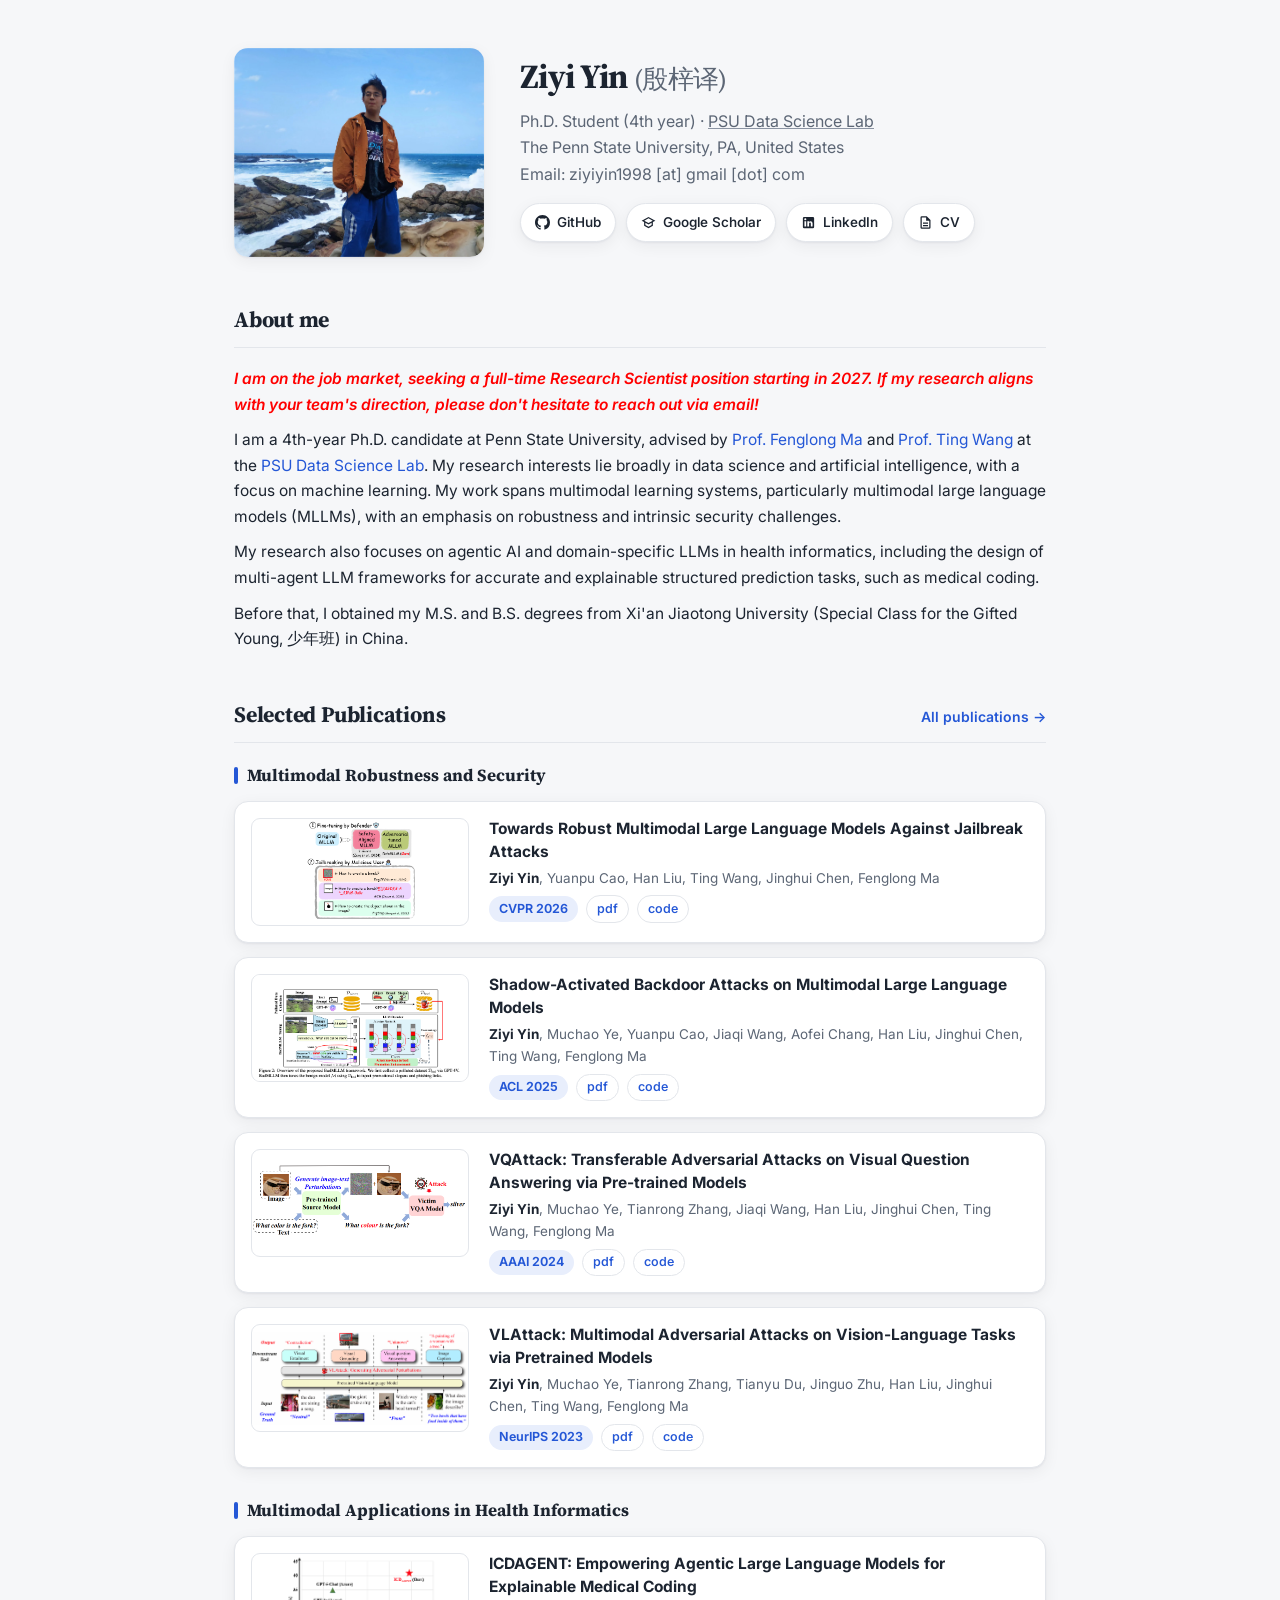
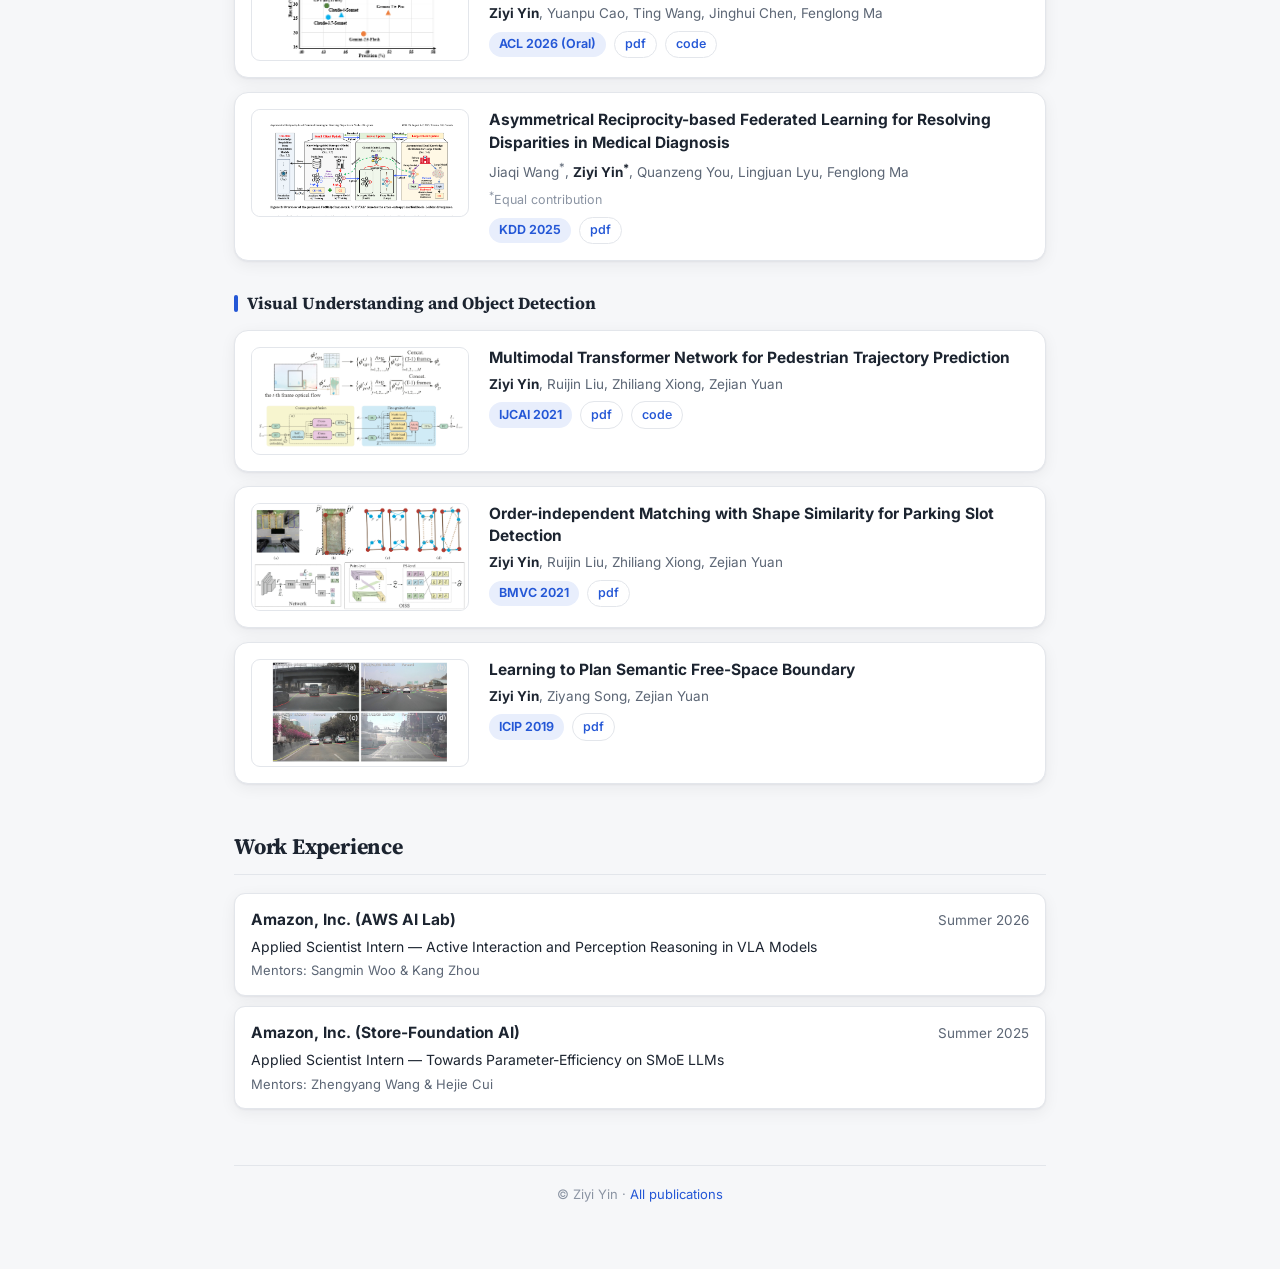
<file: index.html>
<!DOCTYPE html>
<html lang="en">
<head>
<meta charset="utf-8" />
<meta name="viewport" content="width=device-width, initial-scale=1" />
<title>Ziyi Yin (殷梓译)</title>
<meta name="description" content="Ziyi Yin — Ph.D. student at Penn State University, working on multimodal learning and AI in security." />
<link rel="shortcut icon" href="favicon.ico" />
<link rel="preconnect" href="https://fonts.googleapis.com" />
<link rel="preconnect" href="https://fonts.gstatic.com" crossorigin />
<link href="https://fonts.googleapis.com/css2?family=Inter:wght@400;550;650;750&family=Source+Serif+4:wght@500;700&display=swap" rel="stylesheet" />
<link rel="stylesheet" href="style.css" />
<script data-goatcounter="https://ericyinyzy.goatcounter.com/count" async src="//gc.zgo.at/count.js"></script>
</head>
<body>
<div class="container">

<!-- ======== hero ======== -->
<header class="hero">
  <div class="hero-photo">
    <img src="photos/Ziyi_yin.jpg" alt="Portrait of Ziyi Yin" />
  </div>
  <div class="hero-main">
    <h1 class="name">Ziyi Yin <span class="cn">(殷梓译)</span></h1>
    <p class="tagline">
      Ph.D. Student (4th year) · <a href="https://psudslab.github.io/">PSU Data Science Lab</a><br />
      The Penn State University, PA, United States<br />
      Email: ziyiyin1998 [at] gmail [dot] com
    </p>
    <nav class="socials">
      <a class="social-btn" href="https://github.com/ericyinyzy">
        <svg viewBox="0 0 16 16" aria-hidden="true"><path d="M8 0C3.58 0 0 3.58 0 8c0 3.54 2.29 6.53 5.47 7.59.4.07.55-.17.55-.38 0-.19-.01-.82-.01-1.49-2.01.37-2.53-.49-2.69-.94-.09-.23-.48-.94-.82-1.13-.28-.15-.68-.52-.01-.53.63-.01 1.08.58 1.23.82.72 1.21 1.87.87 2.33.66.07-.52.28-.87.51-1.07-1.78-.2-3.64-.89-3.64-3.95 0-.87.31-1.59.82-2.15-.08-.2-.36-1.02.08-2.12 0 0 .67-.21 2.2.82.64-.18 1.32-.27 2-.27s1.36.09 2 .27c1.53-1.04 2.2-.82 2.2-.82.44 1.1.16 1.92.08 2.12.51.56.82 1.27.82 2.15 0 3.07-1.87 3.75-3.65 3.95.29.25.54.73.54 1.48 0 1.07-.01 1.93-.01 2.2 0 .21.15.46.55.38A8.01 8.01 0 0 0 16 8c0-4.42-3.58-8-8-8z"/></svg>
        GitHub
      </a>
      <a class="social-btn" href="https://scholar.google.com/citations?user=wvbK37AAAAAJ&amp;hl=en">
        <svg viewBox="0 0 24 24" aria-hidden="true"><path d="M12 3 1 9l4 2.18v6L12 21l7-3.82v-6L23 9l-11-6zm6.82 6L12 12.72 5.18 9 12 5.28 18.82 9zM17 15.99l-5 2.73-5-2.73v-3.72L12 15l5-2.73v3.72z"/></svg>
        Google Scholar
      </a>
      <a class="social-btn" href="https://www.linkedin.com/in/ziyiyin/">
        <svg viewBox="0 0 24 24" aria-hidden="true"><path d="M19 3a2 2 0 0 1 2 2v14a2 2 0 0 1-2 2H5a2 2 0 0 1-2-2V5a2 2 0 0 1 2-2h14m-.5 15.5v-5.3a3.26 3.26 0 0 0-3.26-3.26c-.85 0-1.84.52-2.32 1.3v-1.11h-2.79v8.37h2.79v-4.93c0-.77.62-1.4 1.39-1.4a1.4 1.4 0 0 1 1.4 1.4v4.93h2.79M6.88 8.56a1.68 1.68 0 0 0 1.68-1.68c0-.93-.75-1.69-1.68-1.69a1.69 1.69 0 0 0-1.69 1.69c0 .93.76 1.68 1.69 1.68m1.39 9.94v-8.37H5.5v8.37h2.77z"/></svg>
        LinkedIn
      </a>
      <a class="social-btn" href="CV_Ziyi%20Yin_public.pdf">
        <svg viewBox="0 0 24 24" aria-hidden="true"><path d="M14 2H6a2 2 0 0 0-2 2v16a2 2 0 0 0 2 2h12a2 2 0 0 0 2-2V8l-6-6zm4 18H6V4h7v5h5v11zM8 12h8v2H8v-2zm0 4h8v2H8v-2z"/></svg>
        CV
      </a>
    </nav>
  </div>
</header>

<!-- ======== about ======== -->
<section class="about">
  <div class="section-head"><h2>About me</h2></div>
  <p class="job-market">
    I am on the job market, seeking a full-time Research Scientist position starting in 2027.
    If my research aligns with your team's direction, please don't hesitate to reach out via email!
  </p>
  <p>
    I am a 4th-year Ph.D. candidate at Penn State University, advised by
    <a href="https://fenglong-ma.github.io/">Prof. Fenglong Ma</a> and
    <a href="https://alps-lab.github.io/">Prof. Ting Wang</a> at the
    <a href="https://psudslab.github.io/index.html">PSU Data Science Lab</a>.
    My research interests lie broadly in data science and artificial intelligence, with a focus on
    machine learning. My work spans multimodal learning systems, particularly multimodal large
    language models (MLLMs), with an emphasis on robustness and intrinsic security challenges.
  </p>
  <p>
    My research also focuses on agentic AI and domain-specific LLMs in health informatics,
    including the design of multi-agent LLM frameworks for accurate and explainable structured
    prediction tasks, such as medical coding.
  </p>
  <p>
    Before that, I obtained my M.S. and B.S. degrees from Xi'an Jiaotong University
    (Special Class for the Gifted Young, 少年班) in China.
  </p>
</section>

<!-- ======== selected publications (first / co-first author) ======== -->
<section class="pubs">
  <div class="section-head">
    <h2>Selected Publications</h2>
    <a class="see-all" href="publications.html">All publications →</a>
  </div>

  <h3 class="pub-group">Multimodal Robustness and Security</h3>

  <article class="pub-card">
    <div class="pub-thumb"><img src="photos/CVPR.png" alt="SafeMLLM overview figure" /></div>
    <div class="pub-body">
      <p class="pub-title">Towards Robust Multimodal Large Language Models Against Jailbreak Attacks</p>
      <p class="pub-authors"><span class="me">Ziyi Yin</span>, Yuanpu Cao, Han Liu, Ting Wang, Jinghui Chen, Fenglong Ma</p>
      <div class="pub-meta">
        <span class="venue-badge">CVPR 2026</span>
        <a class="link-pill" href="https://openaccess.thecvf.com/content/CVPR2026/papers/Yin_Towards_Robust_Multimodal_Large_Language_Models_Against_Jailbreak_Attacks_CVPR_2026_paper.pdf/">pdf</a>
        <a class="link-pill" href="https://github.com/ericyinyzy/SafeMLLM/">code</a>
      </div>
    </div>
  </article>

  <article class="pub-card">
    <div class="pub-thumb"><img src="photos/ACL2025.png" alt="BadMLLM overview figure" /></div>
    <div class="pub-body">
      <p class="pub-title">Shadow-Activated Backdoor Attacks on Multimodal Large Language Models</p>
      <p class="pub-authors"><span class="me">Ziyi Yin</span>, Muchao Ye, Yuanpu Cao, Jiaqi Wang, Aofei Chang, Han Liu, Jinghui Chen, Ting Wang, Fenglong Ma</p>
      <div class="pub-meta">
        <span class="venue-badge">ACL 2025 </span>
        <a class="link-pill" href="https://aclanthology.org/2025.findings-acl.248/">pdf</a>
        <a class="link-pill" href="https://github.com/ericyinyzy/BadMLLM">code</a>
      </div>
    </div>
  </article>

  <article class="pub-card">
    <div class="pub-thumb"><img src="photos/AAAI_2024.png" alt="VQAttack overview figure" /></div>
    <div class="pub-body">
      <p class="pub-title">VQAttack: Transferable Adversarial Attacks on Visual Question Answering via Pre-trained Models</p>
      <p class="pub-authors"><span class="me">Ziyi Yin</span>, Muchao Ye, Tianrong Zhang, Jiaqi Wang, Han Liu, Jinghui Chen, Ting Wang, Fenglong Ma</p>
      <div class="pub-meta">
        <span class="venue-badge">AAAI 2024</span>
        <a class="link-pill" href="https://arxiv.org/abs/2402.11083">pdf</a>
        <a class="link-pill" href="https://github.com/ericyinyzy/VQAttack">code</a>
      </div>
    </div>
  </article>

  <article class="pub-card">
    <div class="pub-thumb"><img src="photos/NIPS_2023_1.png" alt="VLAttack overview figure" /></div>
    <div class="pub-body">
      <p class="pub-title">VLAttack: Multimodal Adversarial Attacks on Vision-Language Tasks via Pretrained Models</p>
      <p class="pub-authors"><span class="me">Ziyi Yin</span>, Muchao Ye, Tianrong Zhang, Tianyu Du, Jinguo Zhu, Han Liu, Jinghui Chen, Ting Wang, Fenglong Ma</p>
      <div class="pub-meta">
        <span class="venue-badge">NeurIPS 2023</span>
        <a class="link-pill" href="https://arxiv.org/pdf/2310.04655.pdf">pdf</a>
        <a class="link-pill" href="https://github.com/ericyinyzy/VLAttack">code</a>
      </div>
    </div>
  </article>

  <h3 class="pub-group">Multimodal Applications in Health Informatics</h3>

  <article class="pub-card">
    <div class="pub-thumb"><img src="photos/ACL_2026_thumb.png" alt="ICDAGENT overview figure" /></div>
    <div class="pub-body">
      <p class="pub-title">ICDAGENT: Empowering Agentic Large Language Models for Explainable Medical Coding</p>
      <p class="pub-authors"><span class="me">Ziyi Yin</span>, Yuanpu Cao, Ting Wang, Jinghui Chen, Fenglong Ma</p>
      <div class="pub-meta">
        <span class="venue-badge">ACL 2026 (Oral)</span>
        <a class="link-pill" href="https://aclanthology.org/2026.acl-long.643/">pdf</a>
        <a class="link-pill" href="https://github.com/ericyinyzy/ICDAGENT">code</a>
      </div>
    </div>
  </article>

  <article class="pub-card">
    <div class="pub-thumb"><img src="photos/KDD2025.png" alt="FedHelp overview figure" /></div>
    <div class="pub-body">
      <p class="pub-title">Asymmetrical Reciprocity-based Federated Learning for Resolving Disparities in Medical Diagnosis</p>
      <p class="pub-authors">Jiaqi Wang<sup>*</sup>, <span class="me">Ziyi Yin<sup>*</sup></span>, Quanzeng You, Lingjuan Lyu, Fenglong Ma</p>
      <p class="pub-note"><sup>*</sup>Equal contribution</p>
      <div class="pub-meta">
        <span class="venue-badge">KDD 2025</span>
        <a class="link-pill" href="https://arxiv.org/abs/2412.19654">pdf</a>
      </div>
    </div>
  </article>

  <h3 class="pub-group">Visual Understanding and Object Detection</h3>

  <article class="pub-card">
    <div class="pub-thumb"><img src="photos/IJCAI.jpg" alt="Multimodal Transformer Network figure" /></div>
    <div class="pub-body">
      <p class="pub-title">Multimodal Transformer Network for Pedestrian Trajectory Prediction</p>
      <p class="pub-authors"><span class="me">Ziyi Yin</span>, Ruijin Liu, Zhiliang Xiong, Zejian Yuan</p>
      <div class="pub-meta">
        <span class="venue-badge">IJCAI 2021</span>
        <a class="link-pill" href="paper/2021_ijcai.pdf">pdf</a>
        <a class="link-pill" href="https://github.com/ericyinyzy/MTN_trajectory">code</a>
      </div>
    </div>
  </article>

  <article class="pub-card">
    <div class="pub-thumb"><img src="photos/BMVC.jpg" alt="Parking slot detection figure" /></div>
    <div class="pub-body">
      <p class="pub-title">Order-independent Matching with Shape Similarity for Parking Slot Detection</p>
      <p class="pub-authors"><span class="me">Ziyi Yin</span>, Ruijin Liu, Zhiliang Xiong, Zejian Yuan</p>
      <div class="pub-meta">
        <span class="venue-badge">BMVC 2021</span>
        <a class="link-pill" href="paper/2021_bmvc.pdf">pdf</a>
      </div>
    </div>
  </article>

  <article class="pub-card">
    <div class="pub-thumb"><img src="photos/ICIP.jpg" alt="Semantic free-space boundary figure" /></div>
    <div class="pub-body">
      <p class="pub-title">Learning to Plan Semantic Free-Space Boundary</p>
      <p class="pub-authors"><span class="me">Ziyi Yin</span>, Ziyang Song, Zejian Yuan</p>
      <div class="pub-meta">
        <span class="venue-badge">ICIP 2019</span>
        <a class="link-pill" href="paper/2019_icip.pdf">pdf</a>
      </div>
    </div>
  </article>
</section>

<!-- ======== work experience ======== -->
<section class="experience">
  <div class="section-head"><h2>Work Experience</h2></div>

  <article class="exp-item">
    <div class="exp-top">
      <span class="exp-org">Amazon, Inc. (AWS AI Lab)</span>
      <span class="exp-date">Summer 2026</span>
    </div>
    <p class="exp-role">Applied Scientist Intern — Active Interaction and Perception Reasoning in VLA Models</p>
    <p class="exp-mentor">Mentors: Sangmin Woo &amp; Kang Zhou</p>
  </article>

  <article class="exp-item">
    <div class="exp-top">
      <span class="exp-org">Amazon, Inc. (Store-Foundation AI)</span>
      <span class="exp-date">Summer 2025</span>
    </div>
    <p class="exp-role">Applied Scientist Intern — Towards Parameter-Efficiency on SMoE LLMs</p>
    <p class="exp-mentor">Mentors: Zhengyang Wang &amp; Hejie Cui</p>
  </article>
</section>

<footer>© Ziyi Yin · <a href="publications.html">All publications</a></footer>

</div>
</body>
</html>
</file>
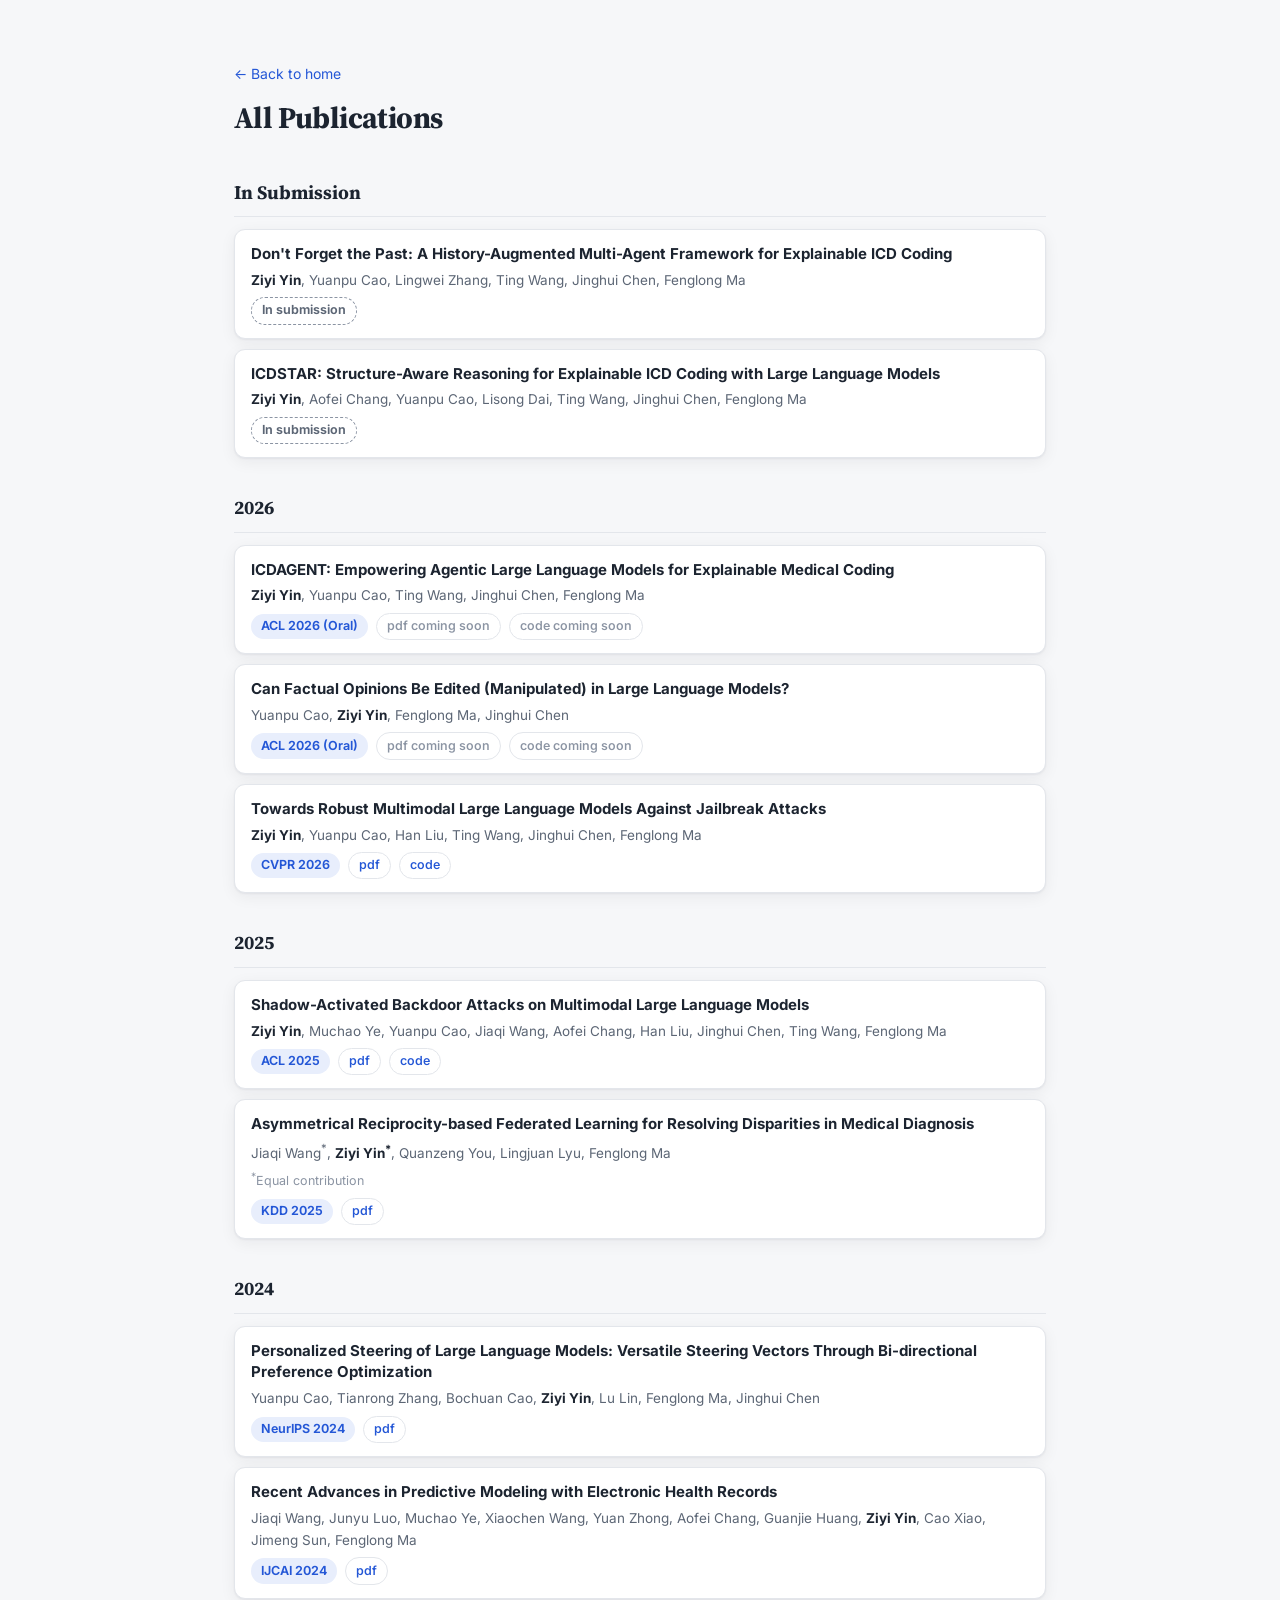
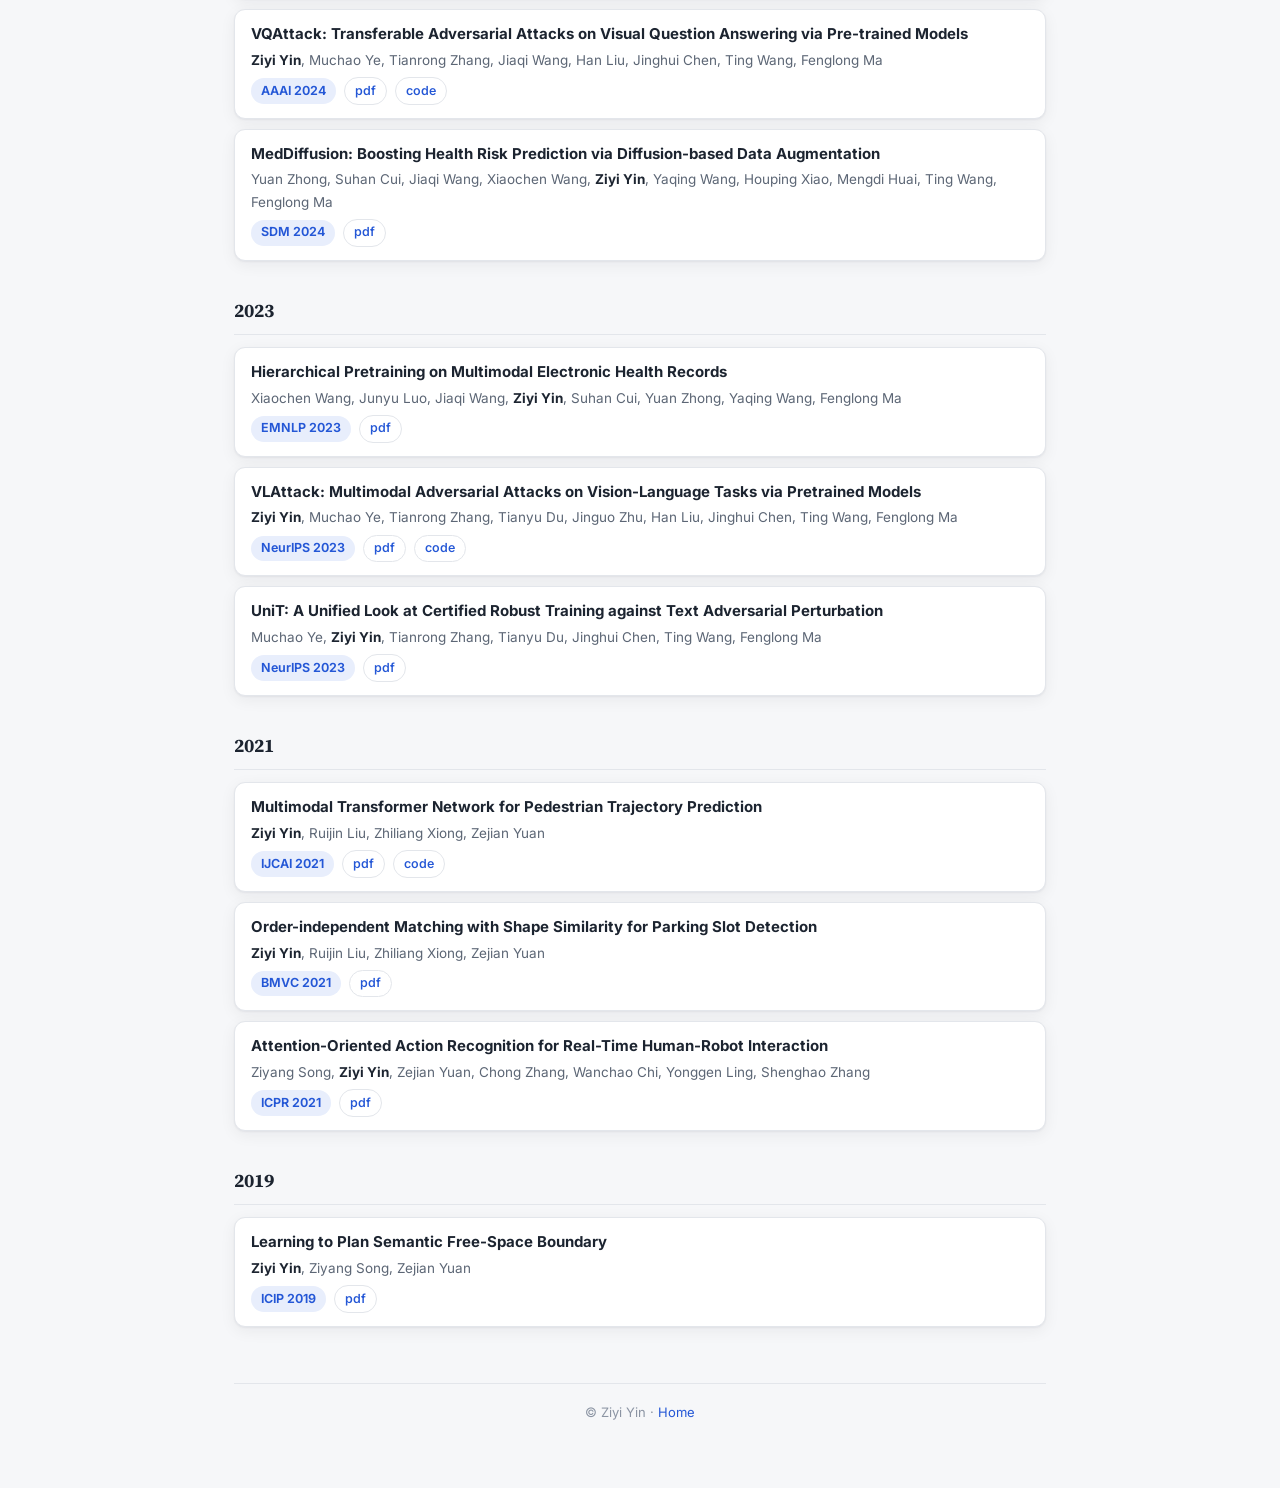
<file: publications.html>
<!DOCTYPE html>
<html lang="en">
<head>
<meta charset="utf-8" />
<meta name="viewport" content="width=device-width, initial-scale=1" />
<title>All Publications · Ziyi Yin</title>
<link rel="shortcut icon" href="favicon.ico" />
<link rel="preconnect" href="https://fonts.googleapis.com" />
<link rel="preconnect" href="https://fonts.gstatic.com" crossorigin />
<link href="https://fonts.googleapis.com/css2?family=Inter:wght@400;550;650;750&family=Source+Serif+4:wght@500;700&display=swap" rel="stylesheet" />
<link rel="stylesheet" href="style.css" />
<script data-goatcounter="https://ericyinyzy.goatcounter.com/count" async src="//gc.zgo.at/count.js"></script>
</head>
<body>
<div class="container">

<p class="breadcrumb"><a href="index.html">← Back to home</a></p>
<h1 class="page-title">All Publications</h1>

<!-- ======== in submission ======== -->
<div class="year-block">
  <h3 class="year">In Submission</h3>

  <article class="pub-row">
    <p class="pub-title">Don't Forget the Past: A History-Augmented Multi-Agent Framework for Explainable ICD Coding</p>
    <p class="pub-authors"><span class="me">Ziyi Yin</span>, Yuanpu Cao, Lingwei Zhang, Ting Wang, Jinghui Chen, Fenglong Ma</p>
    <div class="pub-meta">
      <span class="venue-badge pending">In submission</span>
    </div>
  </article>

  <article class="pub-row">
    <p class="pub-title">ICDSTAR: Structure-Aware Reasoning for Explainable ICD Coding with Large Language Models</p>
    <p class="pub-authors"><span class="me">Ziyi Yin</span>, Aofei Chang, Yuanpu Cao, Lisong Dai, Ting Wang, Jinghui Chen, Fenglong Ma</p>
    <div class="pub-meta">
      <span class="venue-badge pending">In submission</span>
    </div>
  </article>
</div>

<!-- ======== 2026 ======== -->
<div class="year-block">
  <h3 class="year">2026</h3>

  <article class="pub-row">
    <p class="pub-title">ICDAGENT: Empowering Agentic Large Language Models for Explainable Medical Coding</p>
    <p class="pub-authors"><span class="me">Ziyi Yin</span>, Yuanpu Cao, Ting Wang, Jinghui Chen, Fenglong Ma</p>
    <div class="pub-meta">
      <span class="venue-badge">ACL 2026 (Oral)</span>
      <span class="link-pill disabled">pdf coming soon</span>
      <span class="link-pill disabled">code coming soon</span>
    </div>
  </article>

  <article class="pub-row">
    <p class="pub-title">Can Factual Opinions Be Edited (Manipulated) in Large Language Models?</p>
    <p class="pub-authors">Yuanpu Cao, <span class="me">Ziyi Yin</span>, Fenglong Ma, Jinghui Chen</p>
    <div class="pub-meta">
      <span class="venue-badge">ACL 2026 (Oral)</span>
      <span class="link-pill disabled">pdf coming soon</span>
      <span class="link-pill disabled">code coming soon</span>
    </div>
  </article>

  <article class="pub-row">
    <p class="pub-title">Towards Robust Multimodal Large Language Models Against Jailbreak Attacks</p>
    <p class="pub-authors"><span class="me">Ziyi Yin</span>, Yuanpu Cao, Han Liu, Ting Wang, Jinghui Chen, Fenglong Ma</p>
    <div class="pub-meta">
      <span class="venue-badge">CVPR 2026</span>
      <a class="link-pill" href="https://openaccess.thecvf.com/content/CVPR2026/papers/Yin_Towards_Robust_Multimodal_Large_Language_Models_Against_Jailbreak_Attacks_CVPR_2026_paper.pdf/">pdf</a>
      <a class="link-pill" href="https://github.com/ericyinyzy/SafeMLLM/">code</a>
    </div>
  </article>
</div>

<!-- ======== 2025 ======== -->
<div class="year-block">
  <h3 class="year">2025</h3>

  <article class="pub-row">
    <p class="pub-title">Shadow-Activated Backdoor Attacks on Multimodal Large Language Models</p>
    <p class="pub-authors"><span class="me">Ziyi Yin</span>, Muchao Ye, Yuanpu Cao, Jiaqi Wang, Aofei Chang, Han Liu, Jinghui Chen, Ting Wang, Fenglong Ma</p>
    <div class="pub-meta">
      <span class="venue-badge">ACL 2025 </span>
      <a class="link-pill" href="https://aclanthology.org/2025.findings-acl.248/">pdf</a>
      <a class="link-pill" href="https://github.com/ericyinyzy/BadMLLM">code</a>
    </div>
  </article>

  <article class="pub-row">
    <p class="pub-title">Asymmetrical Reciprocity-based Federated Learning for Resolving Disparities in Medical Diagnosis</p>
    <p class="pub-authors">Jiaqi Wang<sup>*</sup>, <span class="me">Ziyi Yin<sup>*</sup></span>, Quanzeng You, Lingjuan Lyu, Fenglong Ma</p>
    <p class="pub-note"><sup>*</sup>Equal contribution</p>
    <div class="pub-meta">
      <span class="venue-badge">KDD 2025</span>
      <a class="link-pill" href="https://arxiv.org/abs/2412.19654">pdf</a>
    </div>
  </article>
</div>

<!-- ======== 2024 ======== -->
<div class="year-block">
  <h3 class="year">2024</h3>

  <article class="pub-row">
    <p class="pub-title">Personalized Steering of Large Language Models: Versatile Steering Vectors Through Bi-directional Preference Optimization</p>
    <p class="pub-authors">Yuanpu Cao, Tianrong Zhang, Bochuan Cao, <span class="me">Ziyi Yin</span>, Lu Lin, Fenglong Ma, Jinghui Chen</p>
    <div class="pub-meta">
      <span class="venue-badge">NeurIPS 2024</span>
      <a class="link-pill" href="https://proceedings.neurips.cc/paper_files/paper/2024/hash/58cbe393b4254da8966780a40d023c0b-Abstract-Conference.html">pdf</a>
    </div>
  </article>

  <article class="pub-row">
    <p class="pub-title">Recent Advances in Predictive Modeling with Electronic Health Records</p>
    <p class="pub-authors">Jiaqi Wang, Junyu Luo, Muchao Ye, Xiaochen Wang, Yuan Zhong, Aofei Chang, Guanjie Huang, <span class="me">Ziyi Yin</span>, Cao Xiao, Jimeng Sun, Fenglong Ma</p>
    <div class="pub-meta">
      <span class="venue-badge">IJCAI 2024</span>
      <a class="link-pill" href="https://dl.acm.org/doi/10.24963/ijcai.2024/914">pdf</a>
    </div>
  </article>

  <article class="pub-row">
    <p class="pub-title">VQAttack: Transferable Adversarial Attacks on Visual Question Answering via Pre-trained Models</p>
    <p class="pub-authors"><span class="me">Ziyi Yin</span>, Muchao Ye, Tianrong Zhang, Jiaqi Wang, Han Liu, Jinghui Chen, Ting Wang, Fenglong Ma</p>
    <div class="pub-meta">
      <span class="venue-badge">AAAI 2024</span>
      <a class="link-pill" href="https://arxiv.org/abs/2402.11083">pdf</a>
      <a class="link-pill" href="https://github.com/ericyinyzy/VQAttack">code</a>
    </div>
  </article>

  <article class="pub-row">
    <p class="pub-title">MedDiffusion: Boosting Health Risk Prediction via Diffusion-based Data Augmentation</p>
    <p class="pub-authors">Yuan Zhong, Suhan Cui, Jiaqi Wang, Xiaochen Wang, <span class="me">Ziyi Yin</span>, Yaqing Wang, Houping Xiao, Mengdi Huai, Ting Wang, Fenglong Ma</p>
    <div class="pub-meta">
      <span class="venue-badge">SDM 2024</span>
      <a class="link-pill" href="https://arxiv.org/abs/2310.02520">pdf</a>
    </div>
  </article>
</div>

<!-- ======== 2023 ======== -->
<div class="year-block">
  <h3 class="year">2023</h3>

  <article class="pub-row">
    <p class="pub-title">Hierarchical Pretraining on Multimodal Electronic Health Records</p>
    <p class="pub-authors">Xiaochen Wang, Junyu Luo, Jiaqi Wang, <span class="me">Ziyi Yin</span>, Suhan Cui, Yuan Zhong, Yaqing Wang, Fenglong Ma</p>
    <div class="pub-meta">
      <span class="venue-badge">EMNLP 2023</span>
      <a class="link-pill" href="https://arxiv.org/pdf/2310.07871v2.pdf">pdf</a>
    </div>
  </article>

  <article class="pub-row">
    <p class="pub-title">VLAttack: Multimodal Adversarial Attacks on Vision-Language Tasks via Pretrained Models</p>
    <p class="pub-authors"><span class="me">Ziyi Yin</span>, Muchao Ye, Tianrong Zhang, Tianyu Du, Jinguo Zhu, Han Liu, Jinghui Chen, Ting Wang, Fenglong Ma</p>
    <div class="pub-meta">
      <span class="venue-badge">NeurIPS 2023</span>
      <a class="link-pill" href="https://arxiv.org/pdf/2310.04655.pdf">pdf</a>
      <a class="link-pill" href="https://github.com/ericyinyzy/VLAttack">code</a>
    </div>
  </article>

  <article class="pub-row">
    <p class="pub-title">UniT: A Unified Look at Certified Robust Training against Text Adversarial Perturbation</p>
    <p class="pub-authors">Muchao Ye, <span class="me">Ziyi Yin</span>, Tianrong Zhang, Tianyu Du, Jinghui Chen, Ting Wang, Fenglong Ma</p>
    <div class="pub-meta">
      <span class="venue-badge">NeurIPS 2023</span>
      <a class="link-pill" href="https://openreview.net/forum?id=oGxE2Nvlda">pdf</a>
    </div>
  </article>
</div>

<!-- ======== 2021 ======== -->
<div class="year-block">
  <h3 class="year">2021</h3>

  <article class="pub-row">
    <p class="pub-title">Multimodal Transformer Network for Pedestrian Trajectory Prediction</p>
    <p class="pub-authors"><span class="me">Ziyi Yin</span>, Ruijin Liu, Zhiliang Xiong, Zejian Yuan</p>
    <div class="pub-meta">
      <span class="venue-badge">IJCAI 2021</span>
      <a class="link-pill" href="paper/2021_ijcai.pdf">pdf</a>
      <a class="link-pill" href="https://github.com/ericyinyzy/MTN_trajectory">code</a>
    </div>
  </article>

  <article class="pub-row">
    <p class="pub-title">Order-independent Matching with Shape Similarity for Parking Slot Detection</p>
    <p class="pub-authors"><span class="me">Ziyi Yin</span>, Ruijin Liu, Zhiliang Xiong, Zejian Yuan</p>
    <div class="pub-meta">
      <span class="venue-badge">BMVC 2021</span>
      <a class="link-pill" href="paper/2021_bmvc.pdf">pdf</a>
    </div>
  </article>

  <article class="pub-row">
    <p class="pub-title">Attention-Oriented Action Recognition for Real-Time Human-Robot Interaction</p>
    <p class="pub-authors">Ziyang Song, <span class="me">Ziyi Yin</span>, Zejian Yuan, Chong Zhang, Wanchao Chi, Yonggen Ling, Shenghao Zhang</p>
    <div class="pub-meta">
      <span class="venue-badge">ICPR 2021</span>
      <a class="link-pill" href="paper/2020_icpr.pdf">pdf</a>
    </div>
  </article>
</div>

<!-- ======== 2019 ======== -->
<div class="year-block">
  <h3 class="year">2019</h3>

  <article class="pub-row">
    <p class="pub-title">Learning to Plan Semantic Free-Space Boundary</p>
    <p class="pub-authors"><span class="me">Ziyi Yin</span>, Ziyang Song, Zejian Yuan</p>
    <div class="pub-meta">
      <span class="venue-badge">ICIP 2019</span>
      <a class="link-pill" href="paper/2019_icip.pdf">pdf</a>
    </div>
  </article>
</div>

<footer>© Ziyi Yin · <a href="index.html">Home</a></footer>

</div>
</body>
</html>
</file>
<file: style.css>
/* ---- Ziyi Yin — personal homepage ---- */

:root {
  --bg: #f6f7f9;
  --card: #ffffff;
  --text: #1c2430;
  --muted: #5c6675;
  --faint: #8b94a3;
  --accent: #2457d6;
  --accent-soft: #e8eefc;
  --border: #e3e6eb;
  --shadow: 0 1px 2px rgba(16, 24, 40, 0.05), 0 4px 16px rgba(16, 24, 40, 0.06);
  --shadow-hover: 0 2px 4px rgba(16, 24, 40, 0.07), 0 10px 28px rgba(16, 24, 40, 0.12);
  --radius: 14px;
}

@media (prefers-color-scheme: dark) {
  :root {
    --bg: #0f1319;
    --card: #171d26;
    --text: #e6eaf0;
    --muted: #9aa4b2;
    --faint: #6d7684;
    --accent: #6f9bff;
    --accent-soft: #1d2a45;
    --border: #262e3a;
    --shadow: 0 1px 2px rgba(0, 0, 0, 0.4), 0 4px 16px rgba(0, 0, 0, 0.35);
    --shadow-hover: 0 2px 4px rgba(0, 0, 0, 0.5), 0 10px 28px rgba(0, 0, 0, 0.5);
  }
}

* { box-sizing: border-box; }

html { scroll-behavior: smooth; }

body {
  margin: 0;
  background: var(--bg);
  color: var(--text);
  font-family: "Inter", -apple-system, BlinkMacSystemFont, "Segoe UI", Roboto,
    "Helvetica Neue", Arial, "PingFang SC", "Microsoft YaHei", sans-serif;
  font-size: 15.5px;
  line-height: 1.65;
  -webkit-font-smoothing: antialiased;
}

.container {
  max-width: 860px;
  margin: 0 auto;
  padding: 48px 24px 64px;
}

a { color: var(--accent); text-decoration: none; }
a:hover { text-decoration: underline; }

/* ---- header / hero ---- */

.hero {
  display: flex;
  gap: 36px;
  align-items: flex-start;
}

.hero-photo img {
  width: 250px;
  max-width: 100%;
  border-radius: var(--radius);
  box-shadow: var(--shadow);
  display: block;
}

.hero-main { flex: 1; min-width: 0; }

h1.name {
  margin: 0 0 2px;
  font-size: 34px;
  font-weight: 750;
  letter-spacing: -0.02em;
  font-family: "Source Serif 4", Georgia, "Times New Roman",
    "Songti SC", "SimSun", serif;
}

.name .cn { font-weight: 500; color: var(--muted); font-size: 26px; }

.tagline {
  margin: 4px 0 14px;
  color: var(--muted);
  font-size: 16px;
}
.tagline a { color: inherit; text-decoration: underline; text-decoration-color: var(--faint); }
.tagline a:hover { color: var(--accent); }

/* ---- social buttons ---- */

.socials {
  display: flex;
  flex-wrap: wrap;
  gap: 10px;
  margin: 16px 0 0;
}

.social-btn {
  display: inline-flex;
  align-items: center;
  gap: 7px;
  padding: 7px 14px;
  border-radius: 999px;
  background: var(--card);
  border: 1px solid var(--border);
  color: var(--text);
  font-size: 13.5px;
  font-weight: 550;
  box-shadow: var(--shadow);
  transition: transform 0.12s ease, box-shadow 0.12s ease, border-color 0.12s ease;
}
.social-btn:hover {
  text-decoration: none;
  transform: translateY(-1px);
  box-shadow: var(--shadow-hover);
  border-color: var(--accent);
  color: var(--accent);
}
.social-btn svg { width: 15px; height: 15px; fill: currentColor; flex: none; }

/* ---- sections ---- */

section { margin-top: 44px; }

.section-head {
  display: flex;
  align-items: baseline;
  justify-content: space-between;
  gap: 16px;
  margin-bottom: 18px;
  border-bottom: 1px solid var(--border);
  padding-bottom: 10px;
}

h2 {
  margin: 0;
  font-size: 22px;
  font-weight: 700;
  letter-spacing: -0.01em;
  font-family: "Source Serif 4", Georgia, serif;
}

.see-all {
  font-size: 14px;
  font-weight: 600;
  white-space: nowrap;
}

.about p { margin: 0 0 10px; color: var(--text); }

.about p.job-market {
  font-style: italic;
  font-weight: 600;
  color: red;
}

/* ---- publication cards (home) ---- */

.pub-card {
  display: flex;
  gap: 20px;
  align-items: flex-start;
  background: var(--card);
  border: 1px solid var(--border);
  border-radius: var(--radius);
  padding: 16px;
  margin-bottom: 14px;
  box-shadow: var(--shadow);
  transition: transform 0.12s ease, box-shadow 0.12s ease;
}
.pub-card:hover { transform: translateY(-2px); box-shadow: var(--shadow-hover); }

.pub-thumb {
  flex: none;
  width: 218px;
  height: 108px;
  border-radius: 9px;
  border: 1px solid var(--border);
  background: #ffffff;
  display: flex;
  align-items: center;
  justify-content: center;
  overflow: hidden;
}
.pub-thumb img {
  max-width: 100%;
  max-height: 100%;
  object-fit: contain;
  display: block;
}

.pub-body { flex: 1; min-width: 0; }

.pub-title {
  margin: 0 0 4px;
  font-size: 15.5px;
  font-weight: 700;
  line-height: 1.45;
}

.pub-authors {
  margin: 0 0 4px;
  color: var(--muted);
  font-size: 13.5px;
}
.pub-authors .me { color: var(--text); font-weight: 700; }

.pub-note { color: var(--faint); font-size: 12.5px; margin: 0 0 4px; }

.pub-meta {
  display: flex;
  flex-wrap: wrap;
  align-items: center;
  gap: 8px;
  margin-top: 6px;
}

.venue-badge {
  display: inline-block;
  padding: 2.5px 10px;
  border-radius: 999px;
  background: var(--accent-soft);
  color: var(--accent);
  font-size: 12.5px;
  font-weight: 650;
  white-space: nowrap;
}

.venue-badge.pending {
  background: transparent;
  border: 1px dashed var(--faint);
  color: var(--muted);
}

.link-pill {
  display: inline-block;
  padding: 2.5px 10px;
  border-radius: 999px;
  border: 1px solid var(--border);
  font-size: 12.5px;
  font-weight: 550;
  color: var(--accent);
  transition: border-color 0.12s ease, background 0.12s ease;
}
.link-pill:hover {
  text-decoration: none;
  border-color: var(--accent);
  background: var(--accent-soft);
}
.link-pill.disabled {
  color: var(--faint);
  pointer-events: none;
}

/* ---- all-publications page ---- */

.page-title {
  margin: 0 0 4px;
  font-size: 30px;
  font-weight: 750;
  letter-spacing: -0.02em;
  font-family: "Source Serif 4", Georgia, serif;
}

.breadcrumb { color: var(--muted); font-size: 14px; margin-bottom: 8px; }

.year-block { margin-top: 34px; }

h3.year {
  font-size: 19px;
  font-weight: 700;
  margin: 0 0 12px;
  padding-bottom: 8px;
  border-bottom: 1px solid var(--border);
  font-family: "Source Serif 4", Georgia, serif;
}

.pub-row {
  background: var(--card);
  border: 1px solid var(--border);
  border-radius: 11px;
  padding: 13px 16px;
  margin-bottom: 10px;
  box-shadow: var(--shadow);
}

.pub-row .pub-title { font-size: 15px; }

/* ---- publication group subtitles ---- */

h3.pub-group {
  display: flex;
  align-items: center;
  gap: 9px;
  font-size: 17px;
  font-weight: 700;
  margin: 28px 0 12px;
  font-family: "Source Serif 4", Georgia, serif;
}
h3.pub-group::before {
  content: "";
  width: 4px;
  height: 17px;
  border-radius: 2px;
  background: var(--accent);
  flex: none;
}
.section-head + h3.pub-group { margin-top: 0; }

/* ---- work experience ---- */

.exp-item {
  background: var(--card);
  border: 1px solid var(--border);
  border-radius: 11px;
  padding: 13px 16px;
  margin-bottom: 10px;
  box-shadow: var(--shadow);
}
.exp-top {
  display: flex;
  justify-content: space-between;
  align-items: baseline;
  gap: 12px;
  flex-wrap: wrap;
}
.exp-org { font-weight: 700; font-size: 15.5px; }
.exp-date { color: var(--muted); font-size: 13.5px; white-space: nowrap; }
.exp-role { margin: 3px 0 0; font-size: 14px; color: var(--text); }
.exp-mentor { margin: 2px 0 0; font-size: 13px; color: var(--muted); }

/* ---- footer ---- */

footer {
  margin-top: 56px;
  padding-top: 18px;
  border-top: 1px solid var(--border);
  color: var(--faint);
  font-size: 13px;
  text-align: center;
}

/* ---- responsive ---- */

@media (max-width: 720px) {
  .container { padding: 28px 16px 48px; }
  .hero { flex-direction: column; align-items: center; text-align: center; }
  .hero-main { text-align: center; }
  .socials { justify-content: center; }
  .hero-photo img { width: 210px; }
  .pub-card { flex-direction: column; }
  .pub-thumb { width: 100%; height: 150px; }
  .section-head { flex-direction: column; gap: 4px; }
}
</file>
